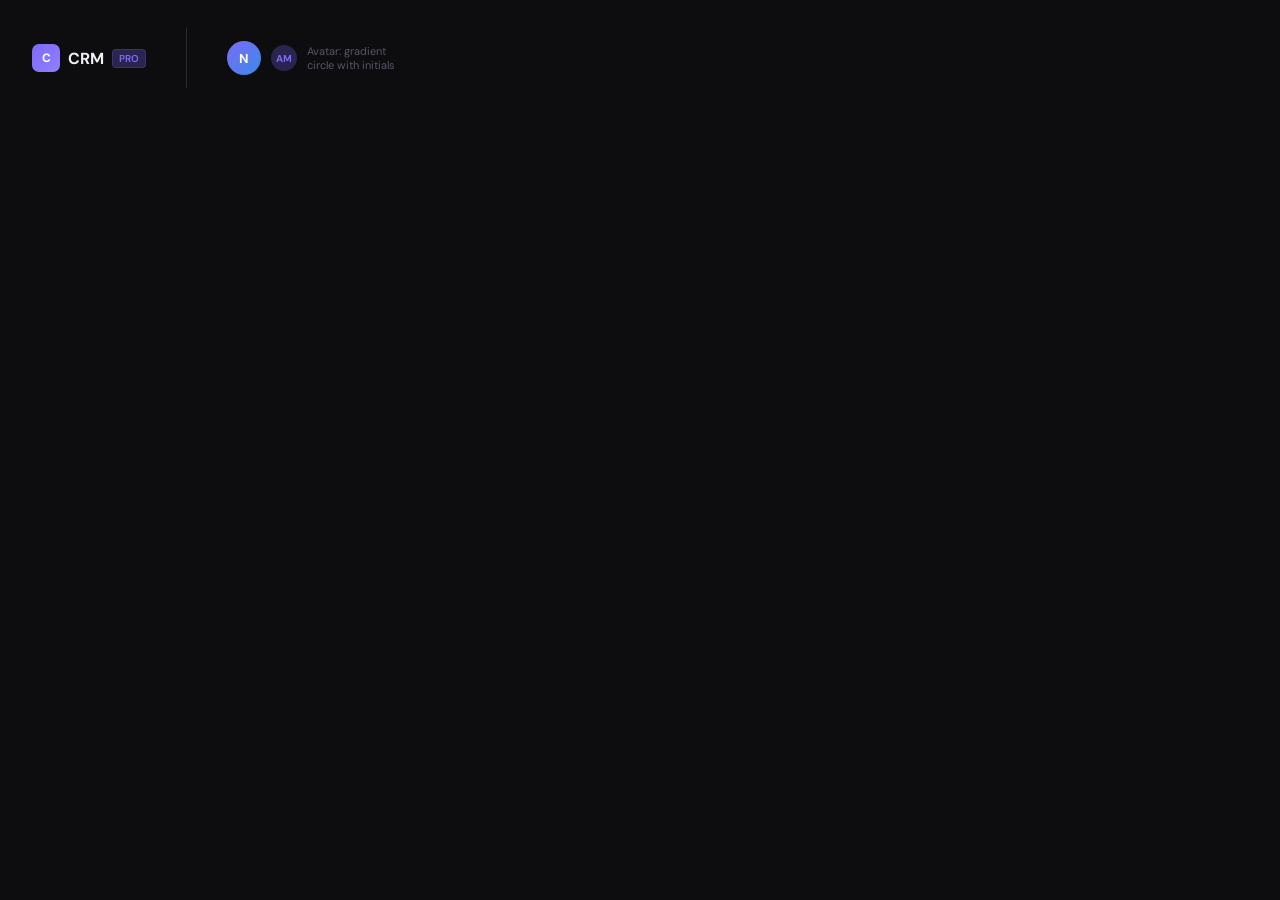
<file: preview/brand-logo.html>
<!-- @dsCard group="Brand" -->
<!DOCTYPE html>
<html lang="en">
<head>
<meta charset="UTF-8">
<link href="https://fonts.googleapis.com/css2?family=DM+Sans:wght@400;600;700;800&display=swap" rel="stylesheet">
<style>
  *, *::before, *::after { box-sizing: border-box; margin: 0; padding: 0; }
  body { background: #0D0D0F; font-family: 'DM Sans', sans-serif; padding: 28px 32px; display: flex; align-items: center; gap: 40px; }
  .divider { width: 1px; height: 60px; background: #2A2A35; }
</style>
</head>
<body>
  <div style="display:flex;align-items:center;gap:8px;">
    <div style="width:28px;height:28px;background:linear-gradient(135deg,#7C6AF7,#9180FF);border-radius:7px;display:flex;align-items:center;justify-content:center;font-size:12px;font-weight:800;color:#fff;">C</div>
    <span style="font-weight:700;font-size:16px;color:#F0EFF6;">CRM</span>
    <span style="font-size:10px;font-weight:600;padding:2px 6px;background:#2A2550;color:#7C6AF7;border-radius:4px;border:1px solid #7C6AF733;">PRO</span>
  </div>
  <div class="divider"></div>
  <div style="display:flex;gap:10px;align-items:center;">
    <div style="width:34px;height:34px;border-radius:50%;background:linear-gradient(135deg,#7C6AF7,#3A8AE8);display:flex;align-items:center;justify-content:center;font-size:13px;font-weight:700;color:#fff;">N</div>
    <div style="width:26px;height:26px;border-radius:50%;background:#2A2550;display:flex;align-items:center;justify-content:center;font-size:10px;font-weight:700;color:#7C6AF7;">AM</div>
    <div style="font-size:11px;color:#55556A;max-width:100px;">Avatar: gradient circle with initials</div>
  </div>
</body>
</html>
</file>
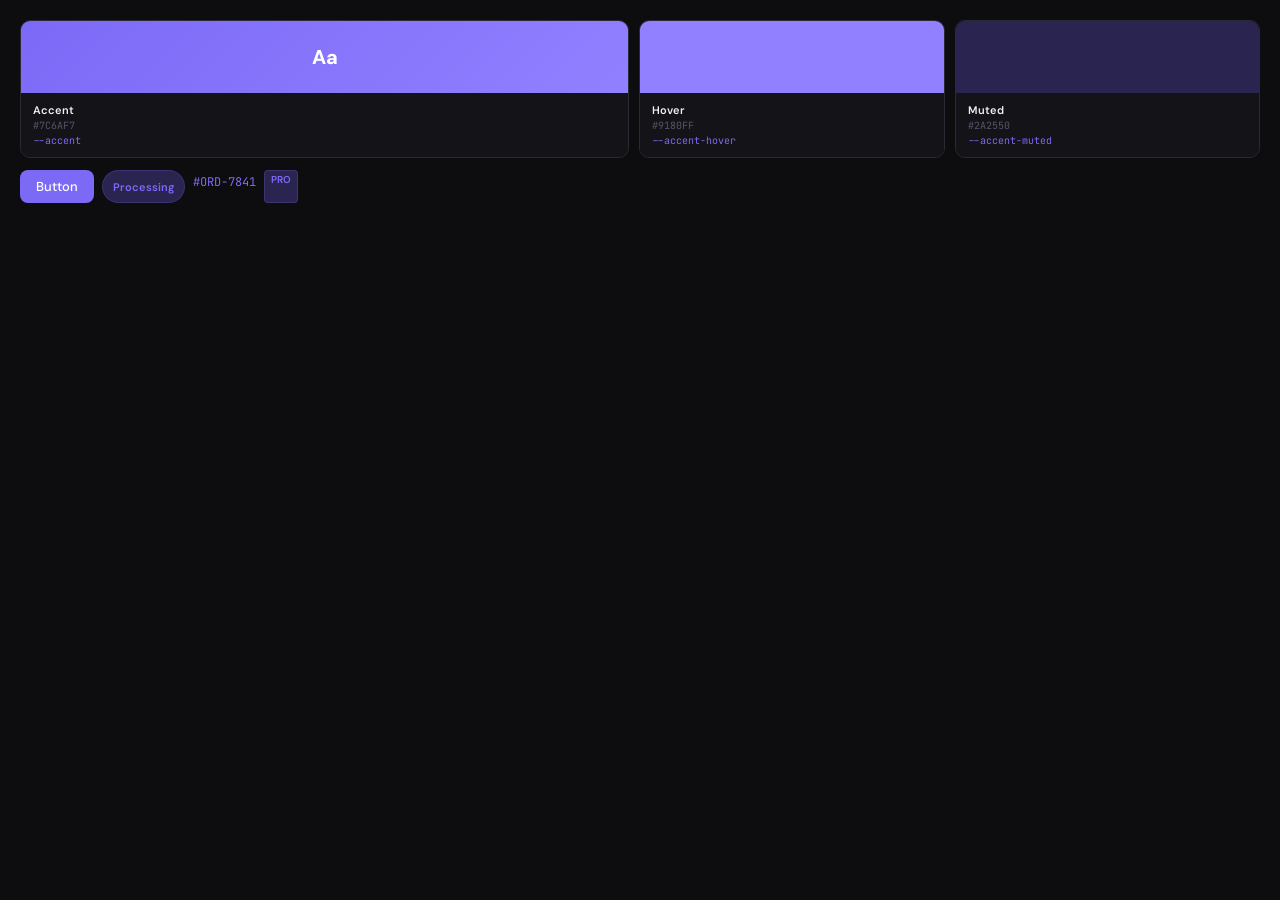
<file: preview/colors-accent.html>
<!-- @dsCard group="Colors" -->
<!DOCTYPE html>
<html lang="en">
<head>
<meta charset="UTF-8">
<link href="https://fonts.googleapis.com/css2?family=DM+Sans:wght@400;500;600;700&family=JetBrains+Mono:wght@400&display=swap" rel="stylesheet">
<style>
  *, *::before, *::after { box-sizing: border-box; margin: 0; padding: 0; }
  body { background: #0D0D0F; font-family: 'DM Sans', sans-serif; padding: 20px; }
  .row { display: flex; gap: 10px; align-items: stretch; margin-bottom: 12px; }
  .block { border-radius: 10px; overflow: hidden; border: 1px solid #2A2A35; }
  .color-area { display: flex; align-items: center; justify-content: center; }
  .pad { padding: 10px 12px; background: #141418; }
  .label { font-size: 11px; font-weight: 600; color: #F0EFF6; }
  .hex { font-family: 'JetBrains Mono', monospace; font-size: 10px; color: #55556A; margin-top: 2px; }
  .var { font-family: 'JetBrains Mono', monospace; font-size: 10px; color: #7C6AF7; margin-top: 2px; }
</style>
</head>
<body>
  <div class="row">
    <div class="block" style="flex:2"><div class="color-area" style="background:linear-gradient(135deg,#7C6AF7,#9180FF);height:72px;"><span style="font-size:20px;font-weight:800;color:white;">Aa</span></div><div class="pad"><div class="label">Accent</div><div class="hex">#7C6AF7</div><div class="var">--accent</div></div></div>
    <div class="block" style="flex:1"><div class="color-area" style="background:#9180FF;height:72px;"></div><div class="pad"><div class="label">Hover</div><div class="hex">#9180FF</div><div class="var">--accent-hover</div></div></div>
    <div class="block" style="flex:1"><div class="color-area" style="background:#2A2550;height:72px;"></div><div class="pad"><div class="label">Muted</div><div class="hex">#2A2550</div><div class="var">--accent-muted</div></div></div>
  </div>
  <div class="row" style="gap:8px;margin-bottom:0;">
    <div style="display:flex;align-items:center;justify-content:center;padding:8px 16px;background:#7C6AF7;border-radius:8px;font-size:13px;font-weight:500;color:#fff;">Button</div>
    <div style="display:inline-flex;align-items:center;padding:2px 10px;border-radius:999px;font-size:11px;font-weight:600;background:#2A2550;color:#7C6AF7;border:1px solid #7C6AF733;">Processing</div>
    <div style="font-family:'JetBrains Mono',monospace;font-size:12px;color:#7C6AF7;padding:4px 0;">#ORD-7841</div>
    <div style="font-size:10px;font-weight:600;padding:2px 6px;background:#2A2550;color:#7C6AF7;border-radius:4px;border:1px solid #7C6AF733;">PRO</div>
  </div>
</body>
</html>
</file>
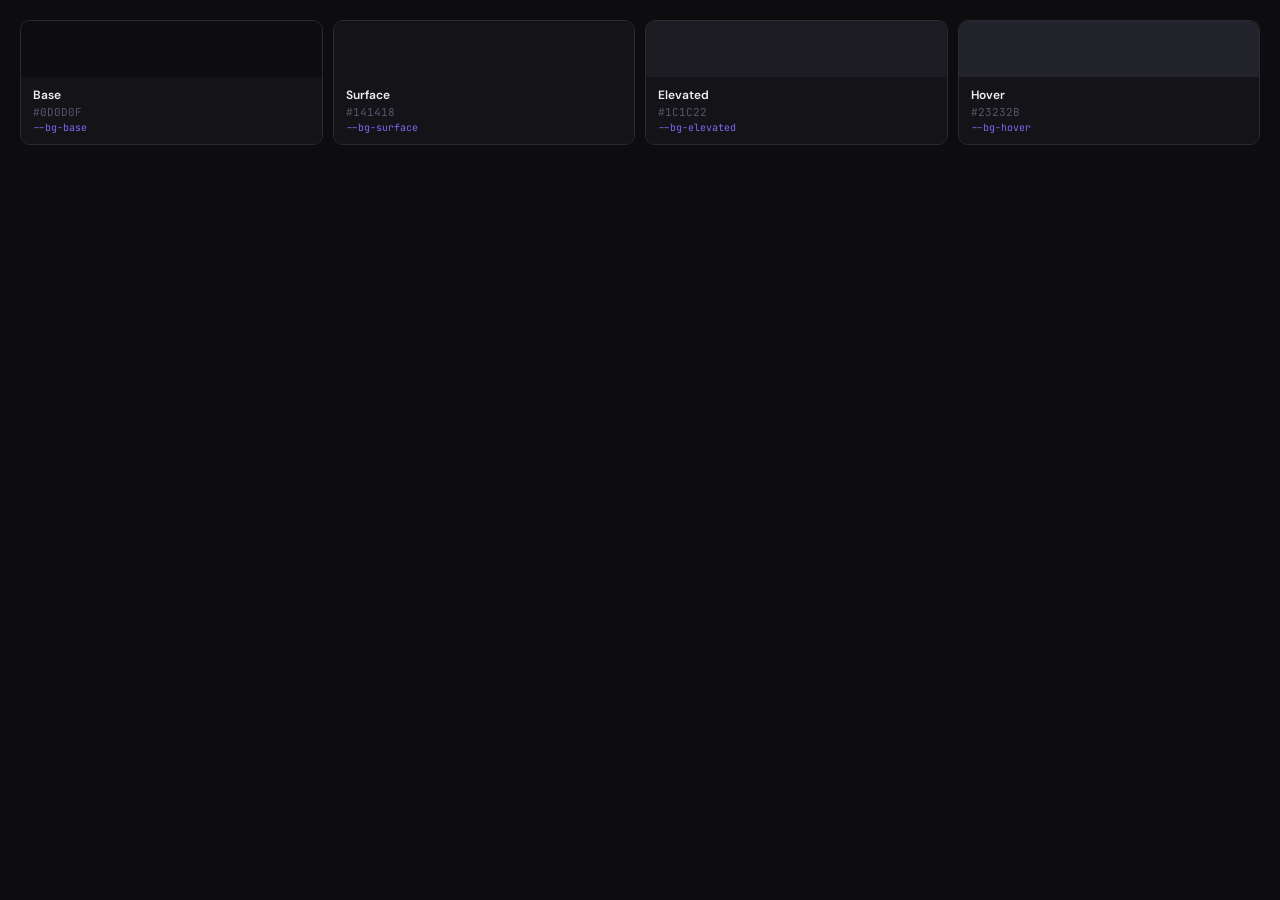
<file: preview/colors-backgrounds.html>
<!-- @dsCard group="Colors" -->
<!DOCTYPE html>
<html lang="en">
<head>
<meta charset="UTF-8">
<link rel="preconnect" href="https://fonts.googleapis.com">
<link href="https://fonts.googleapis.com/css2?family=DM+Sans:wght@400;500;600&family=JetBrains+Mono:wght@400&display=swap" rel="stylesheet">
<style>
  *, *::before, *::after { box-sizing: border-box; margin: 0; padding: 0; }
  body { background: #0D0D0F; font-family: 'DM Sans', sans-serif; padding: 20px; }
  .row { display: flex; gap: 10px; }
  .swatch { flex: 1; border-radius: 10px; overflow: hidden; border: 1px solid #2A2A35; }
  .color-block { height: 56px; }
  .info { padding: 10px 12px; background: #141418; }
  .name { font-size: 12px; font-weight: 600; color: #F0EFF6; }
  .hex  { font-family: 'JetBrains Mono', monospace; font-size: 11px; color: #55556A; margin-top: 2px; }
  .var  { font-family: 'JetBrains Mono', monospace; font-size: 10px; color: #7C6AF7; margin-top: 2px; }
</style>
</head>
<body>
  <div class="row">
    <div class="swatch"><div class="color-block" style="background:#0D0D0F"></div><div class="info"><div class="name">Base</div><div class="hex">#0D0D0F</div><div class="var">--bg-base</div></div></div>
    <div class="swatch"><div class="color-block" style="background:#141418"></div><div class="info"><div class="name">Surface</div><div class="hex">#141418</div><div class="var">--bg-surface</div></div></div>
    <div class="swatch"><div class="color-block" style="background:#1C1C22"></div><div class="info"><div class="name">Elevated</div><div class="hex">#1C1C22</div><div class="var">--bg-elevated</div></div></div>
    <div class="swatch"><div class="color-block" style="background:#23232B"></div><div class="info"><div class="name">Hover</div><div class="hex">#23232B</div><div class="var">--bg-hover</div></div></div>
  </div>
</body>
</html>
</file>
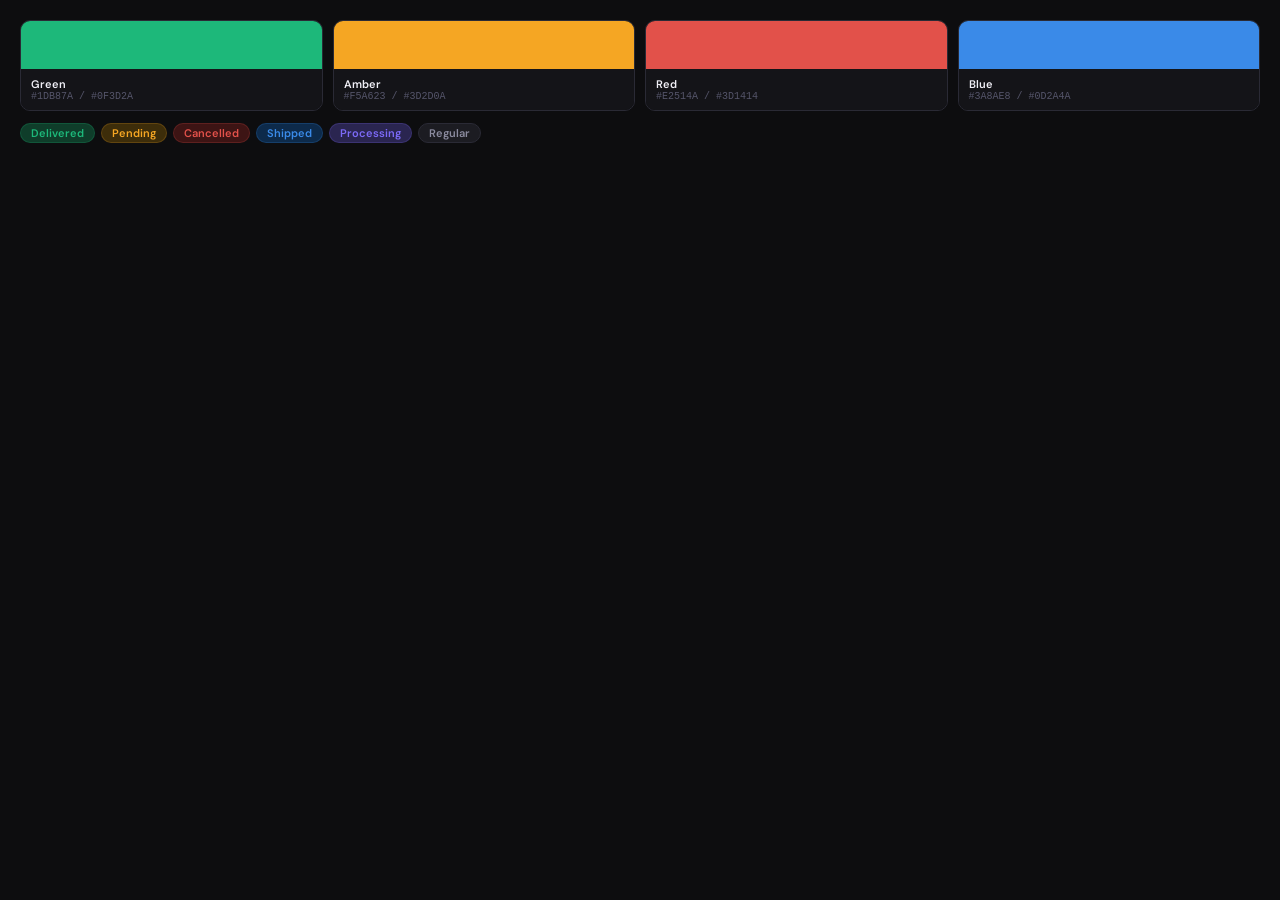
<file: preview/colors-status.html>
<!-- @dsCard group="Colors" -->
<!DOCTYPE html>
<html lang="en">
<head>
<meta charset="UTF-8">
<link href="https://fonts.googleapis.com/css2?family=DM+Sans:wght@400;500;600&display=swap" rel="stylesheet">
<style>
  *, *::before, *::after { box-sizing: border-box; margin: 0; padding: 0; }
  body { background: #0D0D0F; font-family: 'DM Sans', sans-serif; padding: 20px; }
  .grid { display: grid; grid-template-columns: repeat(4,1fr); gap: 10px; margin-bottom: 12px; }
  .card { border-radius: 10px; overflow: hidden; border: 1px solid #2A2A35; }
  .top { height: 48px; }
  .bot { padding: 8px 10px; background: #141418; }
  .name { font-size: 11px; font-weight: 600; color: #F0EFF6; }
  .hex { font-family: 'Courier New', monospace; font-size: 10px; color: #55556A; }
  .badges { display: flex; flex-wrap: wrap; gap: 6px; }
  .badge { display: inline-flex; align-items: center; padding: 2px 10px; border-radius: 999px; font-size: 11px; font-weight: 600; white-space: nowrap; border: 1px solid; }
</style>
</head>
<body>
  <div class="grid">
    <div class="card"><div class="top" style="background:#1DB87A"></div><div class="bot"><div class="name">Green</div><div class="hex">#1DB87A / #0F3D2A</div></div></div>
    <div class="card"><div class="top" style="background:#F5A623"></div><div class="bot"><div class="name">Amber</div><div class="hex">#F5A623 / #3D2D0A</div></div></div>
    <div class="card"><div class="top" style="background:#E2514A"></div><div class="bot"><div class="name">Red</div><div class="hex">#E2514A / #3D1414</div></div></div>
    <div class="card"><div class="top" style="background:#3A8AE8"></div><div class="bot"><div class="name">Blue</div><div class="hex">#3A8AE8 / #0D2A4A</div></div></div>
  </div>
  <div class="badges">
    <span class="badge" style="background:#0F3D2A;color:#1DB87A;border-color:#1DB87A33;">Delivered</span>
    <span class="badge" style="background:#3D2D0A;color:#F5A623;border-color:#F5A62333;">Pending</span>
    <span class="badge" style="background:#3D1414;color:#E2514A;border-color:#E2514A33;">Cancelled</span>
    <span class="badge" style="background:#0D2A4A;color:#3A8AE8;border-color:#3A8AE833;">Shipped</span>
    <span class="badge" style="background:#2A2550;color:#7C6AF7;border-color:#7C6AF733;">Processing</span>
    <span class="badge" style="background:#1C1C22;color:#8A8A9E;border-color:#2A2A35;">Regular</span>
  </div>
</body>
</html>
</file>
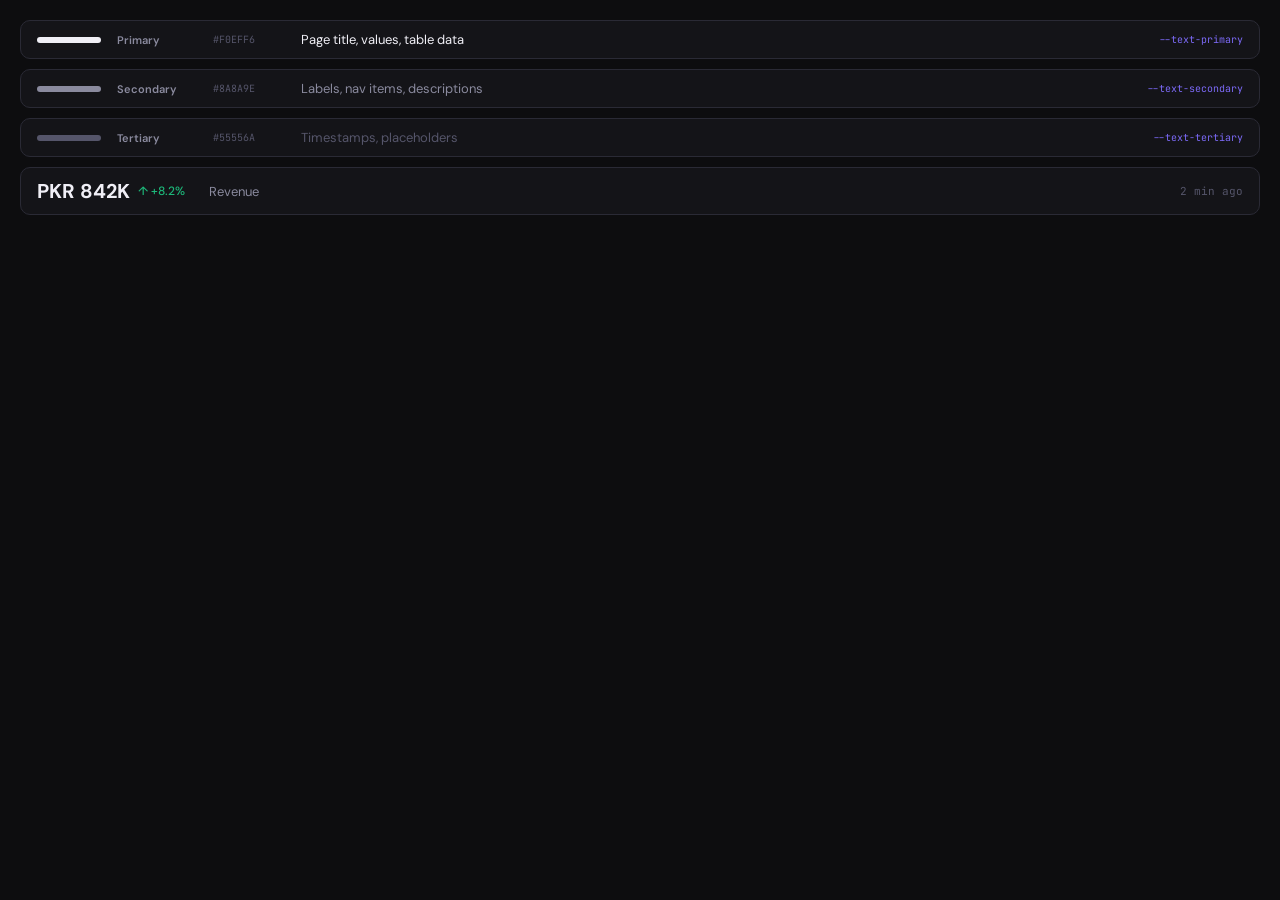
<file: preview/colors-text.html>
<!-- @dsCard group="Colors" -->
<!DOCTYPE html>
<html lang="en">
<head>
<meta charset="UTF-8">
<link href="https://fonts.googleapis.com/css2?family=DM+Sans:wght@400;500;600&family=JetBrains+Mono:wght@400&display=swap" rel="stylesheet">
<style>
  *, *::before, *::after { box-sizing: border-box; margin: 0; padding: 0; }
  body { background: #0D0D0F; font-family: 'DM Sans', sans-serif; padding: 20px; }
  .row { display: flex; flex-direction: column; gap: 10px; }
  .item { display: flex; align-items: center; gap: 16px; padding: 10px 16px; background: #141418; border: 1px solid #2A2A35; border-radius: 10px; }
  .bar { height: 6px; border-radius: 3px; }
  .lbl { font-size: 11px; font-weight: 600; color: #8A8A9E; min-width: 80px; }
  .hex { font-family: 'JetBrains Mono', monospace; font-size: 10px; color: #55556A; min-width: 72px; }
  .var { font-family: 'JetBrains Mono', monospace; font-size: 10px; color: #7C6AF7; margin-left: auto; }
</style>
</head>
<body>
  <div class="row">
    <div class="item"><div class="bar" style="width:64px;background:#F0EFF6;"></div><div class="lbl">Primary</div><div class="hex">#F0EFF6</div><span style="font-size:13px;color:#F0EFF6;flex:1;">Page title, values, table data</span><div class="var">--text-primary</div></div>
    <div class="item"><div class="bar" style="width:64px;background:#8A8A9E;"></div><div class="lbl">Secondary</div><div class="hex">#8A8A9E</div><span style="font-size:13px;color:#8A8A9E;flex:1;">Labels, nav items, descriptions</span><div class="var">--text-secondary</div></div>
    <div class="item"><div class="bar" style="width:64px;background:#55556A;"></div><div class="lbl">Tertiary</div><div class="hex">#55556A</div><span style="font-size:13px;color:#55556A;flex:1;">Timestamps, placeholders</span><div class="var">--text-tertiary</div></div>
    <div class="item" style="gap:8px;"><span style="font-size:20px;font-weight:700;color:#F0EFF6;">PKR 842K</span><span style="font-size:12px;font-weight:500;color:#1DB87A;">↑ +8.2%</span><span style="font-size:13px;color:#8A8A9E;margin-left:16px;">Revenue</span><span style="font-size:11px;color:#55556A;margin-left:auto;font-family:'JetBrains Mono',monospace;">2 min ago</span></div>
  </div>
</body>
</html>
</file>
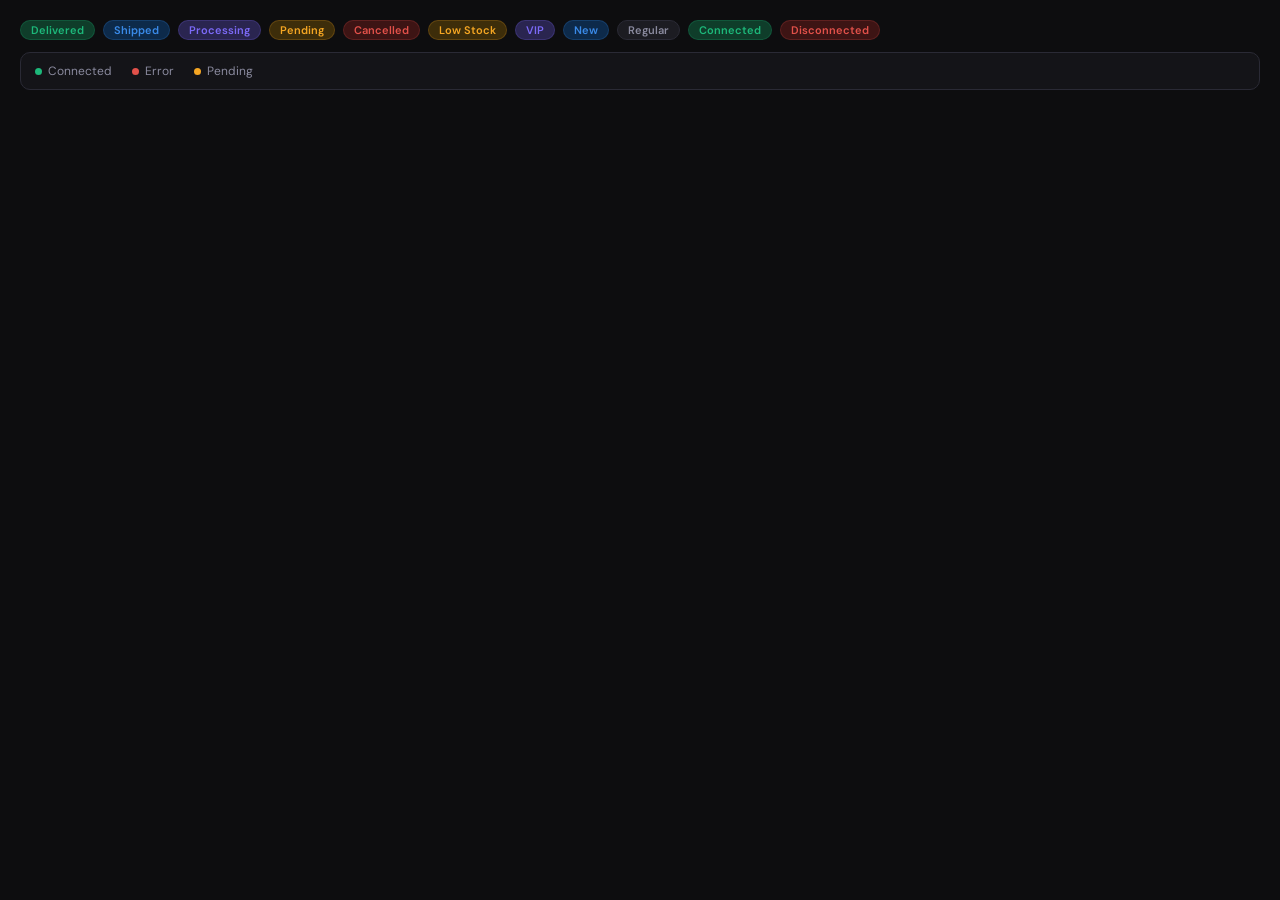
<file: preview/components-badges.html>
<!-- @dsCard group="Components" -->
<!DOCTYPE html>
<html lang="en">
<head>
<meta charset="UTF-8">
<link href="https://fonts.googleapis.com/css2?family=DM+Sans:wght@400;600&display=swap" rel="stylesheet">
<style>
  *, *::before, *::after { box-sizing: border-box; margin: 0; padding: 0; }
  body { background: #0D0D0F; font-family: 'DM Sans', sans-serif; padding: 20px; }
  .wrap { display: flex; flex-wrap: wrap; gap: 8px; margin-bottom: 12px; }
  .badge { display: inline-flex; align-items: center; padding: 2px 10px; border-radius: 999px; font-size: 11px; font-weight: 600; border: 1px solid; white-space: nowrap; }
  .dots { display: flex; gap: 20px; padding: 10px 14px; background: #141418; border: 1px solid #2A2A35; border-radius: 10px; align-items: center; }
  .dot { display: flex; align-items: center; gap: 6px; font-size: 12px; color: #8A8A9E; }
  .dot-circle { width: 7px; height: 7px; border-radius: 50%; }
</style>
</head>
<body>
  <div class="wrap">
    <span class="badge" style="background:#0F3D2A;color:#1DB87A;border-color:#1DB87A33;">Delivered</span>
    <span class="badge" style="background:#0D2A4A;color:#3A8AE8;border-color:#3A8AE833;">Shipped</span>
    <span class="badge" style="background:#2A2550;color:#7C6AF7;border-color:#7C6AF733;">Processing</span>
    <span class="badge" style="background:#3D2D0A;color:#F5A623;border-color:#F5A62333;">Pending</span>
    <span class="badge" style="background:#3D1414;color:#E2514A;border-color:#E2514A33;">Cancelled</span>
    <span class="badge" style="background:#3D2D0A;color:#F5A623;border-color:#F5A62333;">Low Stock</span>
    <span class="badge" style="background:#2A2550;color:#7C6AF7;border-color:#7C6AF733;">VIP</span>
    <span class="badge" style="background:#0D2A4A;color:#3A8AE8;border-color:#3A8AE833;">New</span>
    <span class="badge" style="background:#1C1C22;color:#8A8A9E;border-color:#2A2A35;">Regular</span>
    <span class="badge" style="background:#0F3D2A;color:#1DB87A;border-color:#1DB87A33;">Connected</span>
    <span class="badge" style="background:#3D1414;color:#E2514A;border-color:#E2514A33;">Disconnected</span>
  </div>
  <div class="dots">
    <div class="dot"><div class="dot-circle" style="background:#1DB87A;"></div>Connected</div>
    <div class="dot"><div class="dot-circle" style="background:#E2514A;"></div>Error</div>
    <div class="dot"><div class="dot-circle" style="background:#F5A623;"></div>Pending</div>
  </div>
</body>
</html>
</file>
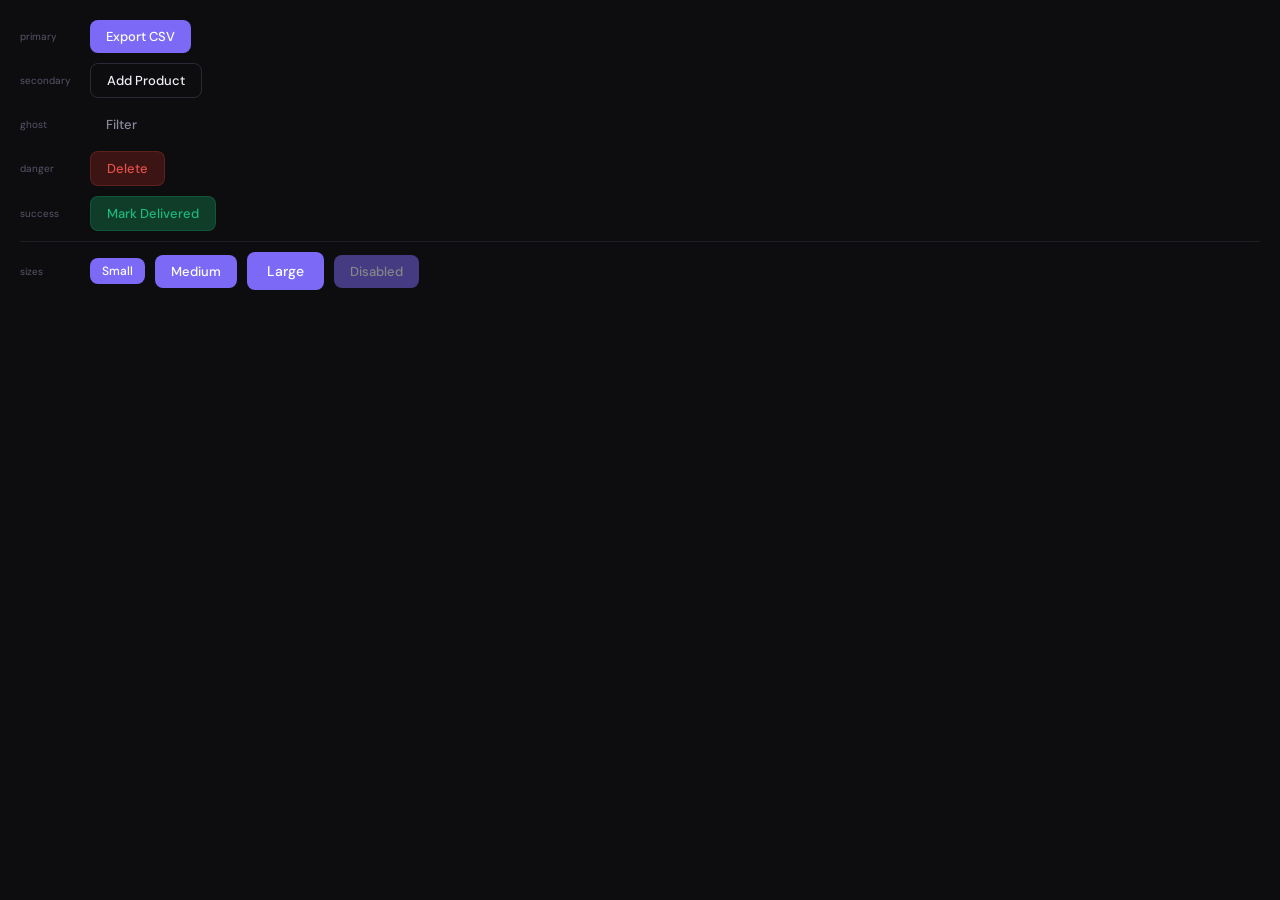
<file: preview/components-buttons.html>
<!-- @dsCard group="Components" -->
<!DOCTYPE html>
<html lang="en">
<head>
<meta charset="UTF-8">
<link href="https://fonts.googleapis.com/css2?family=DM+Sans:wght@400;500;600&display=swap" rel="stylesheet">
<style>
  *, *::before, *::after { box-sizing: border-box; margin: 0; padding: 0; }
  body { background: #0D0D0F; font-family: 'DM Sans', sans-serif; padding: 20px; }
  .row { display: flex; gap: 10px; align-items: center; flex-wrap: wrap; margin-bottom: 10px; }
  .btn { display: inline-flex; align-items: center; gap: 6px; border-radius: 8px; font-weight: 500; cursor: pointer; border: none; outline: none; font-family: 'DM Sans', sans-serif; }
  .lbl { font-size: 10px; color: #55556A; min-width: 60px; }
</style>
</head>
<body>
  <div class="row"><div class="lbl">primary</div><button class="btn" style="padding:8px 16px;font-size:13px;background:#7C6AF7;color:#fff;">Export CSV</button></div>
  <div class="row"><div class="lbl">secondary</div><button class="btn" style="padding:8px 16px;font-size:13px;background:transparent;color:#F0EFF6;border:1px solid #2A2A35;">Add Product</button></div>
  <div class="row"><div class="lbl">ghost</div><button class="btn" style="padding:8px 16px;font-size:13px;background:transparent;color:#8A8A9E;">Filter</button></div>
  <div class="row"><div class="lbl">danger</div><button class="btn" style="padding:8px 16px;font-size:13px;background:#3D1414;color:#E2514A;border:1px solid #E2514A33;">Delete</button></div>
  <div class="row"><div class="lbl">success</div><button class="btn" style="padding:8px 16px;font-size:13px;background:#0F3D2A;color:#1DB87A;border:1px solid #1DB87A33;">Mark Delivered</button></div>
  <div class="row" style="border-top:1px solid #1F1F28;padding-top:10px;">
    <div class="lbl">sizes</div>
    <button class="btn" style="padding:5px 12px;font-size:12px;background:#7C6AF7;color:#fff;">Small</button>
    <button class="btn" style="padding:8px 16px;font-size:13px;background:#7C6AF7;color:#fff;">Medium</button>
    <button class="btn" style="padding:10px 20px;font-size:14px;background:#7C6AF7;color:#fff;">Large</button>
    <button class="btn" style="padding:8px 16px;font-size:13px;background:#7C6AF7;color:#fff;opacity:0.5;cursor:not-allowed;">Disabled</button>
  </div>
</body>
</html>
</file>
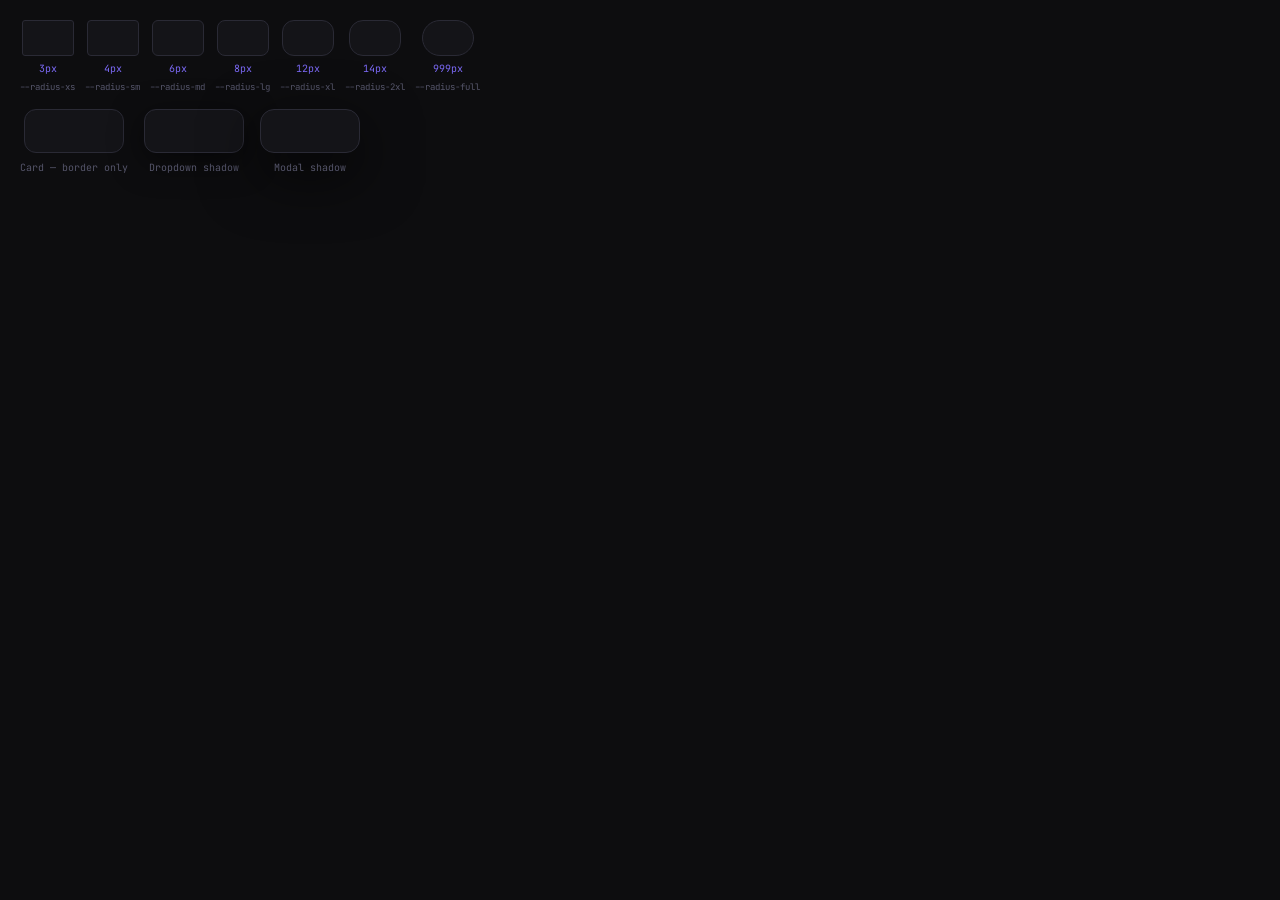
<file: preview/spacing-radii.html>
<!-- @dsCard group="Spacing" -->
<!DOCTYPE html>
<html lang="en">
<head>
<meta charset="UTF-8">
<link href="https://fonts.googleapis.com/css2?family=DM+Sans:wght@400;500&family=JetBrains+Mono:wght@400&display=swap" rel="stylesheet">
<style>
  *, *::before, *::after { box-sizing: border-box; margin: 0; padding: 0; }
  body { background: #0D0D0F; font-family: 'DM Sans', sans-serif; padding: 20px; }
  .grid { display: flex; gap: 10px; flex-wrap: wrap; margin-bottom: 16px; }
  .chip { display: flex; flex-direction: column; align-items: center; gap: 6px; }
  .box { width: 52px; height: 36px; background: #141418; border: 1px solid #2A2A35; }
  .val { font-family: 'JetBrains Mono', monospace; font-size: 10px; color: #7C6AF7; }
  .name { font-family: 'JetBrains Mono', monospace; font-size: 9px; color: #55556A; }
  .shadow-row { display: flex; gap: 16px; align-items: center; }
  .shadow-demo { display: flex; flex-direction: column; align-items: center; gap: 8px; }
  .s-box { width: 100px; height: 44px; background: #141418; border: 1px solid #2A2A35; }
  .s-label { font-size: 10px; color: #55556A; font-family: 'JetBrains Mono', monospace; text-align: center; }
</style>
</head>
<body>
  <div class="grid">
    <div class="chip"><div class="box" style="border-radius:3px;"></div><div class="val">3px</div><div class="name">--radius-xs</div></div>
    <div class="chip"><div class="box" style="border-radius:4px;"></div><div class="val">4px</div><div class="name">--radius-sm</div></div>
    <div class="chip"><div class="box" style="border-radius:6px;"></div><div class="val">6px</div><div class="name">--radius-md</div></div>
    <div class="chip"><div class="box" style="border-radius:8px;"></div><div class="val">8px</div><div class="name">--radius-lg</div></div>
    <div class="chip"><div class="box" style="border-radius:12px;"></div><div class="val">12px</div><div class="name">--radius-xl</div></div>
    <div class="chip"><div class="box" style="border-radius:14px;"></div><div class="val">14px</div><div class="name">--radius-2xl</div></div>
    <div class="chip"><div class="box" style="border-radius:999px;"></div><div class="val">999px</div><div class="name">--radius-full</div></div>
  </div>
  <div class="shadow-row">
    <div class="shadow-demo"><div class="s-box" style="border-radius:12px;"></div><div class="s-label">Card — border only</div></div>
    <div class="shadow-demo"><div class="s-box" style="border-radius:12px;box-shadow:0 8px 32px rgba(0,0,0,0.5);"></div><div class="s-label">Dropdown shadow</div></div>
    <div class="shadow-demo"><div class="s-box" style="border-radius:14px;box-shadow:0 20px 60px rgba(0,0,0,0.7);"></div><div class="s-label">Modal shadow</div></div>
  </div>
</body>
</html>
</file>
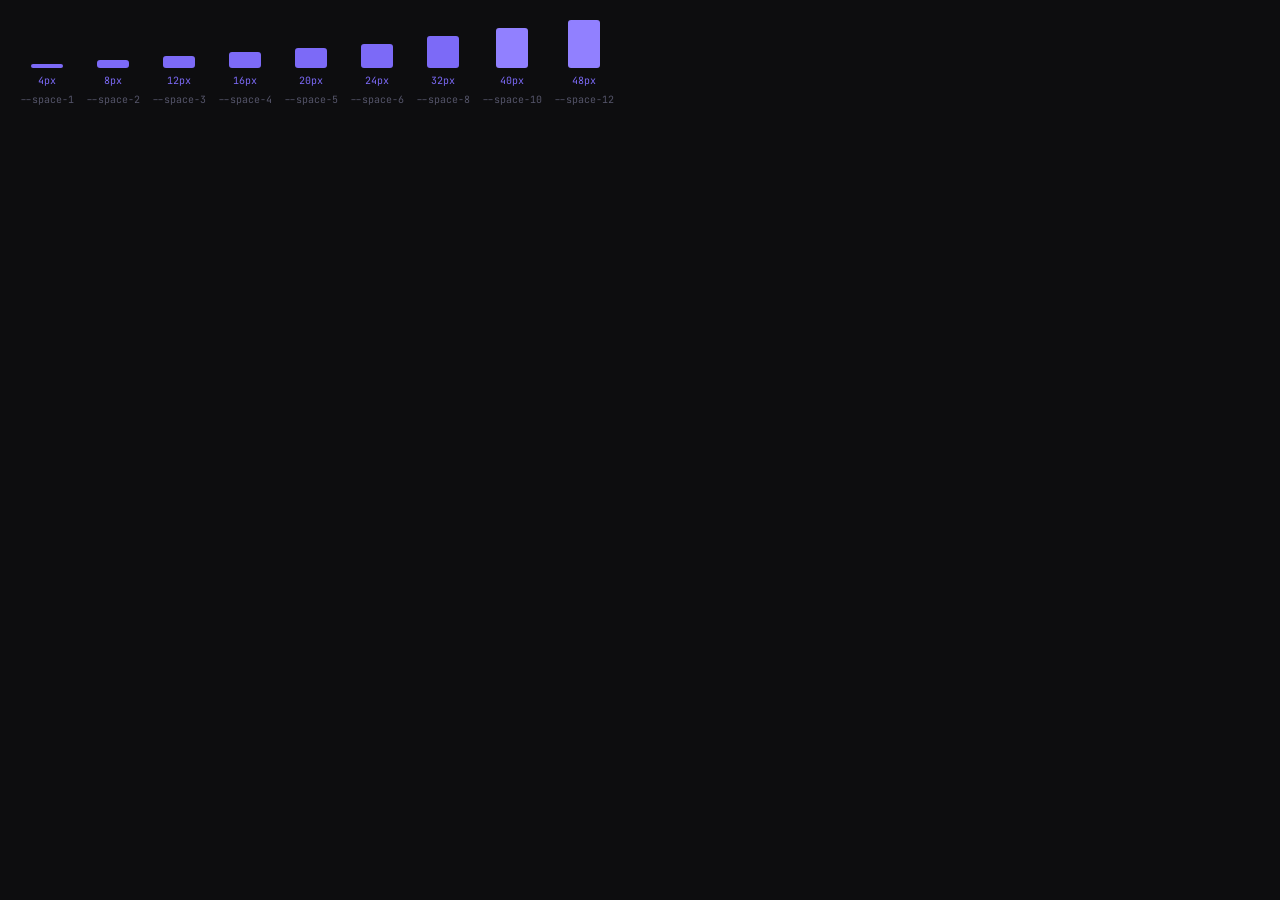
<file: preview/spacing-tokens.html>
<!-- @dsCard group="Spacing" -->
<!DOCTYPE html>
<html lang="en">
<head>
<meta charset="UTF-8">
<link href="https://fonts.googleapis.com/css2?family=DM+Sans:wght@400;500&family=JetBrains+Mono:wght@400&display=swap" rel="stylesheet">
<style>
  *, *::before, *::after { box-sizing: border-box; margin: 0; padding: 0; }
  body { background: #0D0D0F; font-family: 'DM Sans', sans-serif; padding: 20px; }
  .row { display: flex; align-items: flex-end; gap: 12px; margin-bottom: 12px; }
  .item { display: flex; flex-direction: column; align-items: center; gap: 6px; }
  .bar { background: #7C6AF7; border-radius: 3px; width: 32px; }
  .val { font-family: 'JetBrains Mono', monospace; font-size: 10px; color: #7C6AF7; }
  .name { font-family: 'JetBrains Mono', monospace; font-size: 10px; color: #55556A; }
</style>
</head>
<body>
  <div class="row">
    <div class="item"><div class="bar" style="height:4px;"></div><div class="val">4px</div><div class="name">--space-1</div></div>
    <div class="item"><div class="bar" style="height:8px;"></div><div class="val">8px</div><div class="name">--space-2</div></div>
    <div class="item"><div class="bar" style="height:12px;"></div><div class="val">12px</div><div class="name">--space-3</div></div>
    <div class="item"><div class="bar" style="height:16px;"></div><div class="val">16px</div><div class="name">--space-4</div></div>
    <div class="item"><div class="bar" style="height:20px;"></div><div class="val">20px</div><div class="name">--space-5</div></div>
    <div class="item"><div class="bar" style="height:24px;"></div><div class="val">24px</div><div class="name">--space-6</div></div>
    <div class="item"><div class="bar" style="height:32px;"></div><div class="val">32px</div><div class="name">--space-8</div></div>
    <div class="item"><div class="bar" style="height:40px;background:#9180FF;"></div><div class="val">40px</div><div class="name">--space-10</div></div>
    <div class="item"><div class="bar" style="height:48px;background:#9180FF;"></div><div class="val">48px</div><div class="name">--space-12</div></div>
  </div>
</body>
</html>
</file>
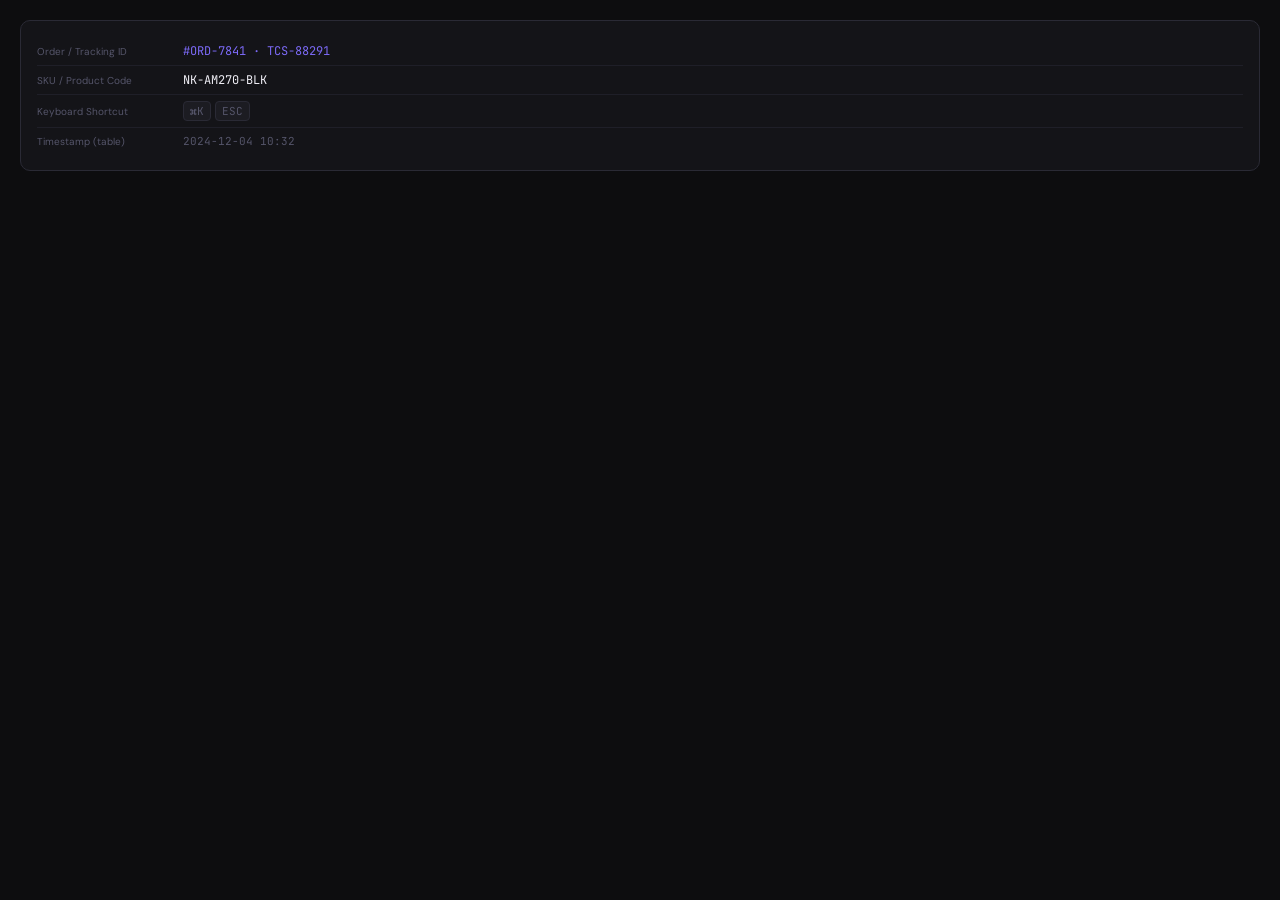
<file: preview/type-mono.html>
<!-- @dsCard group="Type" -->
<!DOCTYPE html>
<html lang="en">
<head>
<meta charset="UTF-8">
<link href="https://fonts.googleapis.com/css2?family=DM+Sans:wght@400;500&family=JetBrains+Mono:wght@400;500&display=swap" rel="stylesheet">
<style>
  *, *::before, *::after { box-sizing: border-box; margin: 0; padding: 0; }
  body { background: #0D0D0F; font-family: 'DM Sans', sans-serif; padding: 20px; }
  .section { background: #141418; border: 1px solid #2A2A35; border-radius: 10px; padding: 16px; }
  .row { display: flex; align-items: center; gap: 16px; padding: 6px 0; }
  .row:not(:last-child) { border-bottom: 1px solid #1F1F28; }
  .usage { font-size: 10px; color: #55556A; min-width: 130px; }
  .mono { font-family: 'JetBrains Mono', monospace; }
</style>
</head>
<body>
  <div class="section">
    <div class="row"><div class="usage">Order / Tracking ID</div><div class="mono" style="font-size:12px;color:#7C6AF7;">#ORD-7841 · TCS-88291</div></div>
    <div class="row"><div class="usage">SKU / Product Code</div><div class="mono" style="font-size:12px;color:#F0EFF6;">NK-AM270-BLK</div></div>
    <div class="row"><div class="usage">Keyboard Shortcut</div><div style="display:flex;gap:4px;"><span style="background:#1C1C22;border:1px solid #2A2A35;border-radius:4px;padding:2px 6px;font-size:11px;color:#55556A;font-family:'JetBrains Mono',monospace;">⌘K</span><span style="background:#1C1C22;border:1px solid #2A2A35;border-radius:4px;padding:2px 6px;font-size:11px;color:#55556A;font-family:'JetBrains Mono',monospace;">ESC</span></div></div>
    <div class="row"><div class="usage">Timestamp (table)</div><div class="mono" style="font-size:11px;color:#55556A;">2024-12-04 10:32</div></div>
  </div>
</body>
</html>
</file>
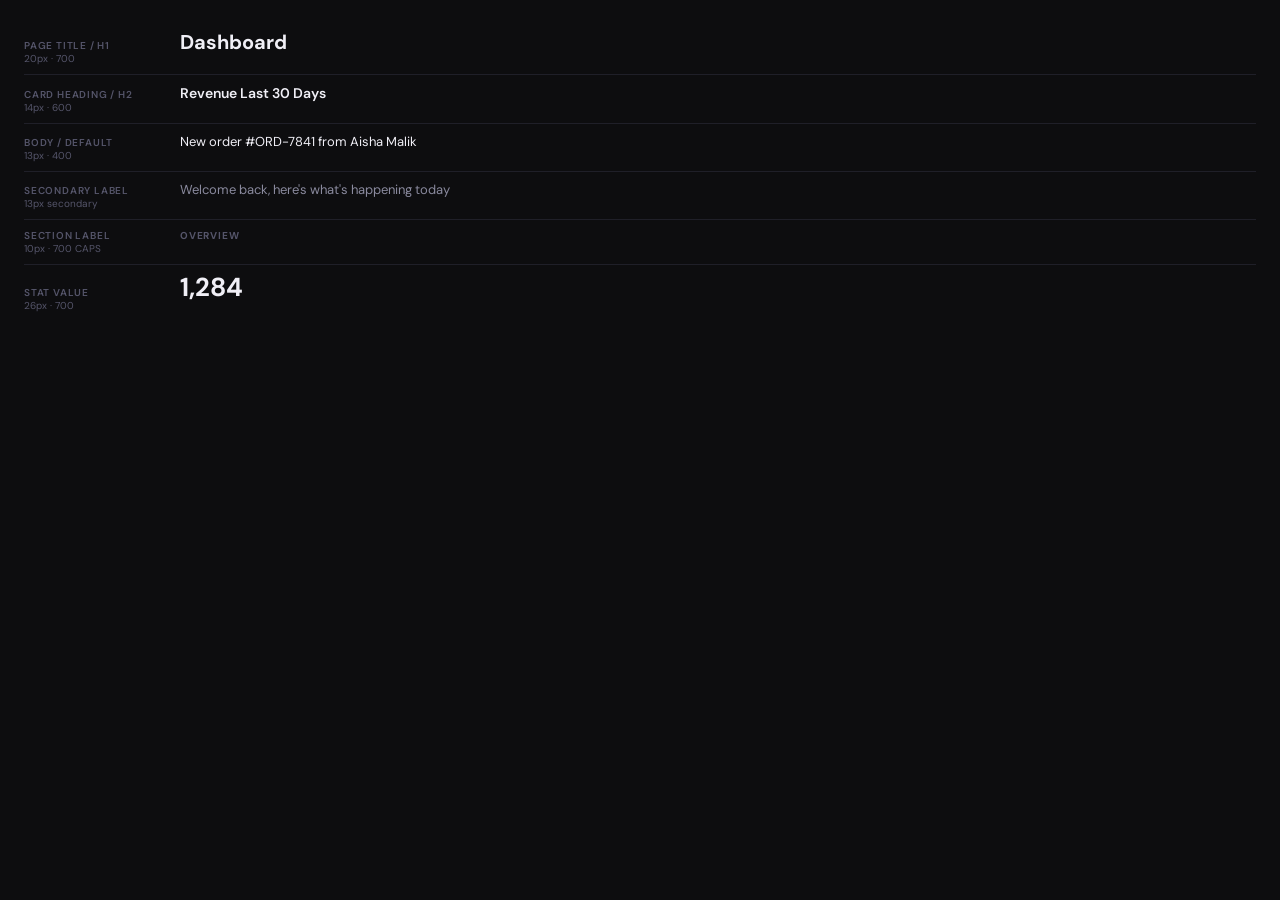
<file: preview/type-scale.html>
<!-- @dsCard group="Type" -->
<!DOCTYPE html>
<html lang="en">
<head>
<meta charset="UTF-8">
<link href="https://fonts.googleapis.com/css2?family=DM+Sans:ital,opsz,wght@0,9..40,400;0,9..40,500;0,9..40,600;0,9..40,700&display=swap" rel="stylesheet">
<style>
  *, *::before, *::after { box-sizing: border-box; margin: 0; padding: 0; }
  body { background: #0D0D0F; font-family: 'DM Sans', sans-serif; padding: 20px 24px; }
  .row { display: flex; align-items: baseline; gap: 16px; padding: 9px 0; border-bottom: 1px solid #1F1F28; }
  .row:last-child { border-bottom: none; }
  .meta { min-width: 140px; }
  .role { font-size: 10px; font-weight: 600; color: #55556A; text-transform: uppercase; letter-spacing: 0.08em; }
  .spec { font-size: 10px; color: #55556A; }
</style>
</head>
<body>
  <div class="row"><div class="meta"><div class="role">Page Title / h1</div><div class="spec">20px · 700</div></div><div style="font-size:20px;font-weight:700;color:#F0EFF6;">Dashboard</div></div>
  <div class="row"><div class="meta"><div class="role">Card Heading / h2</div><div class="spec">14px · 600</div></div><div style="font-size:14px;font-weight:600;color:#F0EFF6;">Revenue Last 30 Days</div></div>
  <div class="row"><div class="meta"><div class="role">Body / Default</div><div class="spec">13px · 400</div></div><div style="font-size:13px;color:#F0EFF6;">New order #ORD-7841 from Aisha Malik</div></div>
  <div class="row"><div class="meta"><div class="role">Secondary Label</div><div class="spec">13px secondary</div></div><div style="font-size:13px;color:#8A8A9E;">Welcome back, here's what's happening today</div></div>
  <div class="row"><div class="meta"><div class="role">Section Label</div><div class="spec">10px · 700 CAPS</div></div><div style="font-size:10px;font-weight:700;color:#55556A;letter-spacing:0.08em;text-transform:uppercase;">OVERVIEW</div></div>
  <div class="row"><div class="meta"><div class="role">Stat Value</div><div class="spec">26px · 700</div></div><div style="font-size:26px;font-weight:700;color:#F0EFF6;line-height:1;">1,284</div></div>
</body>
</html>
</file>
